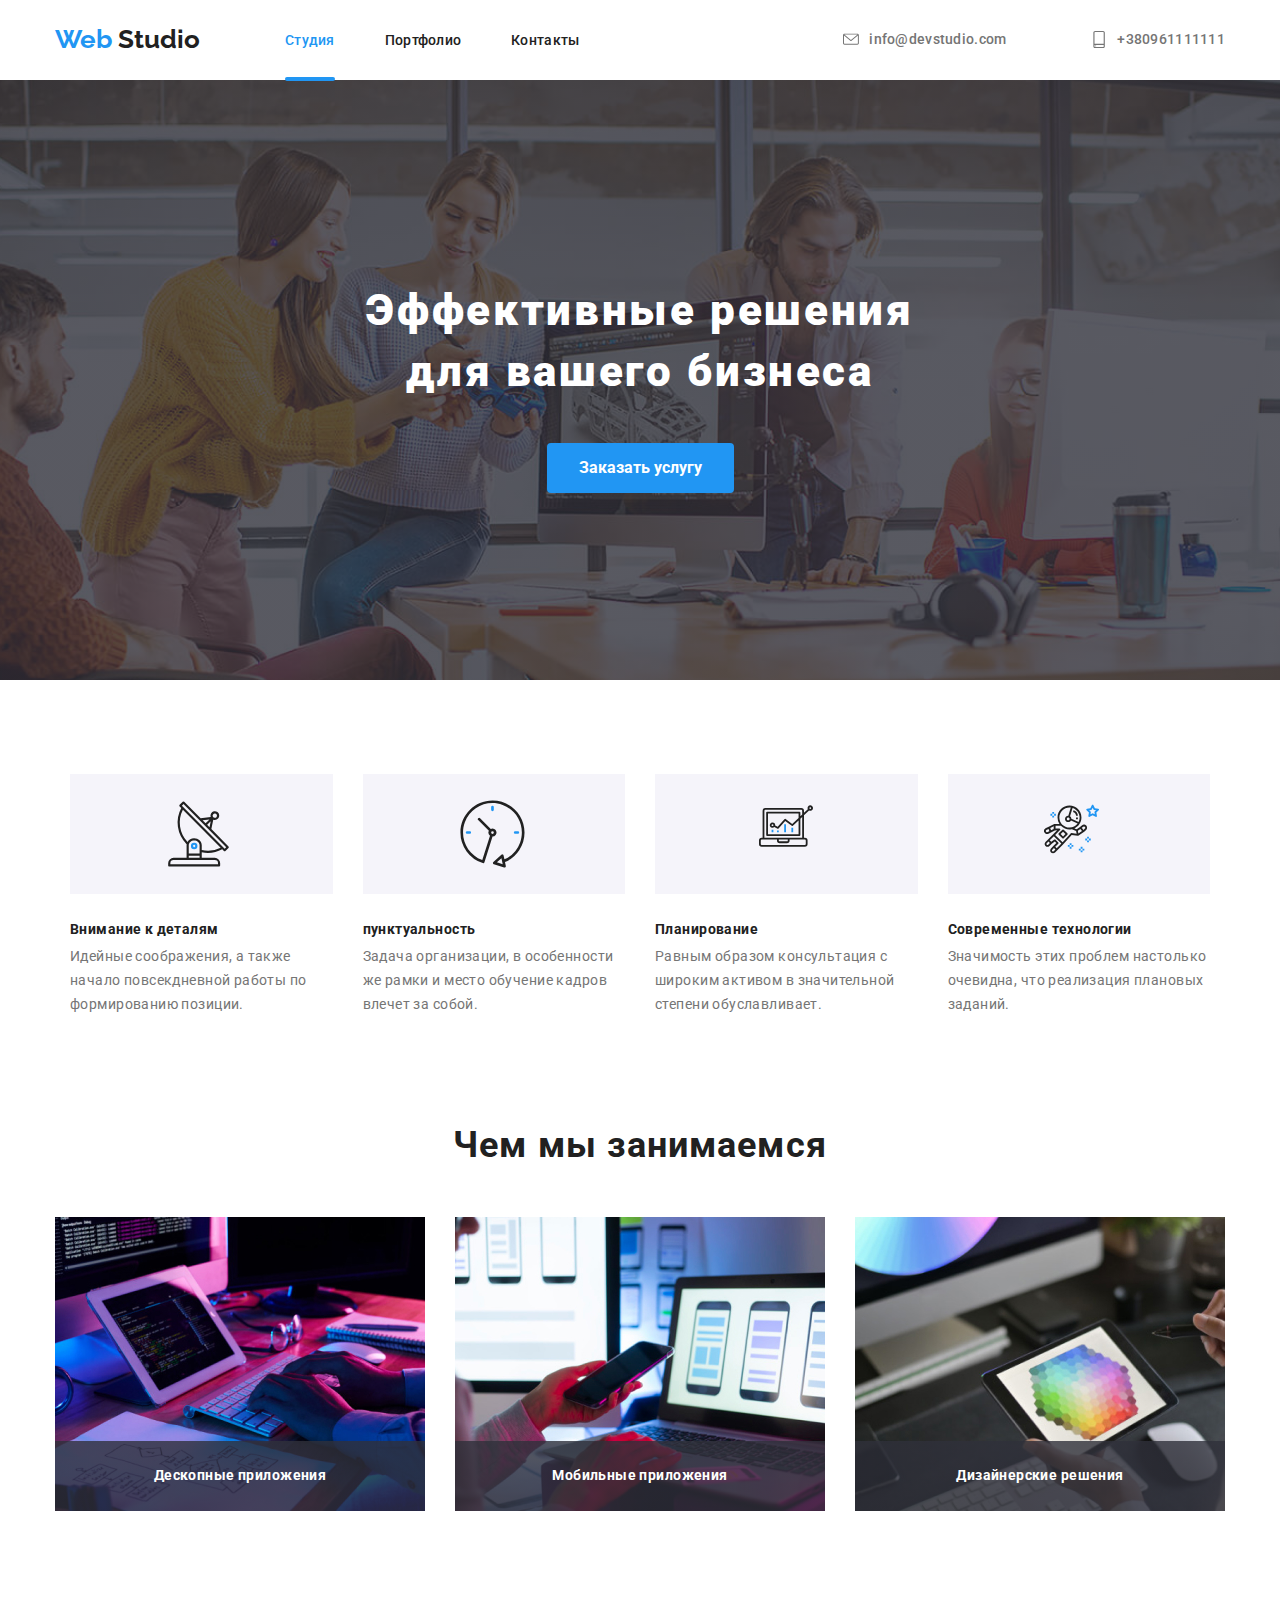
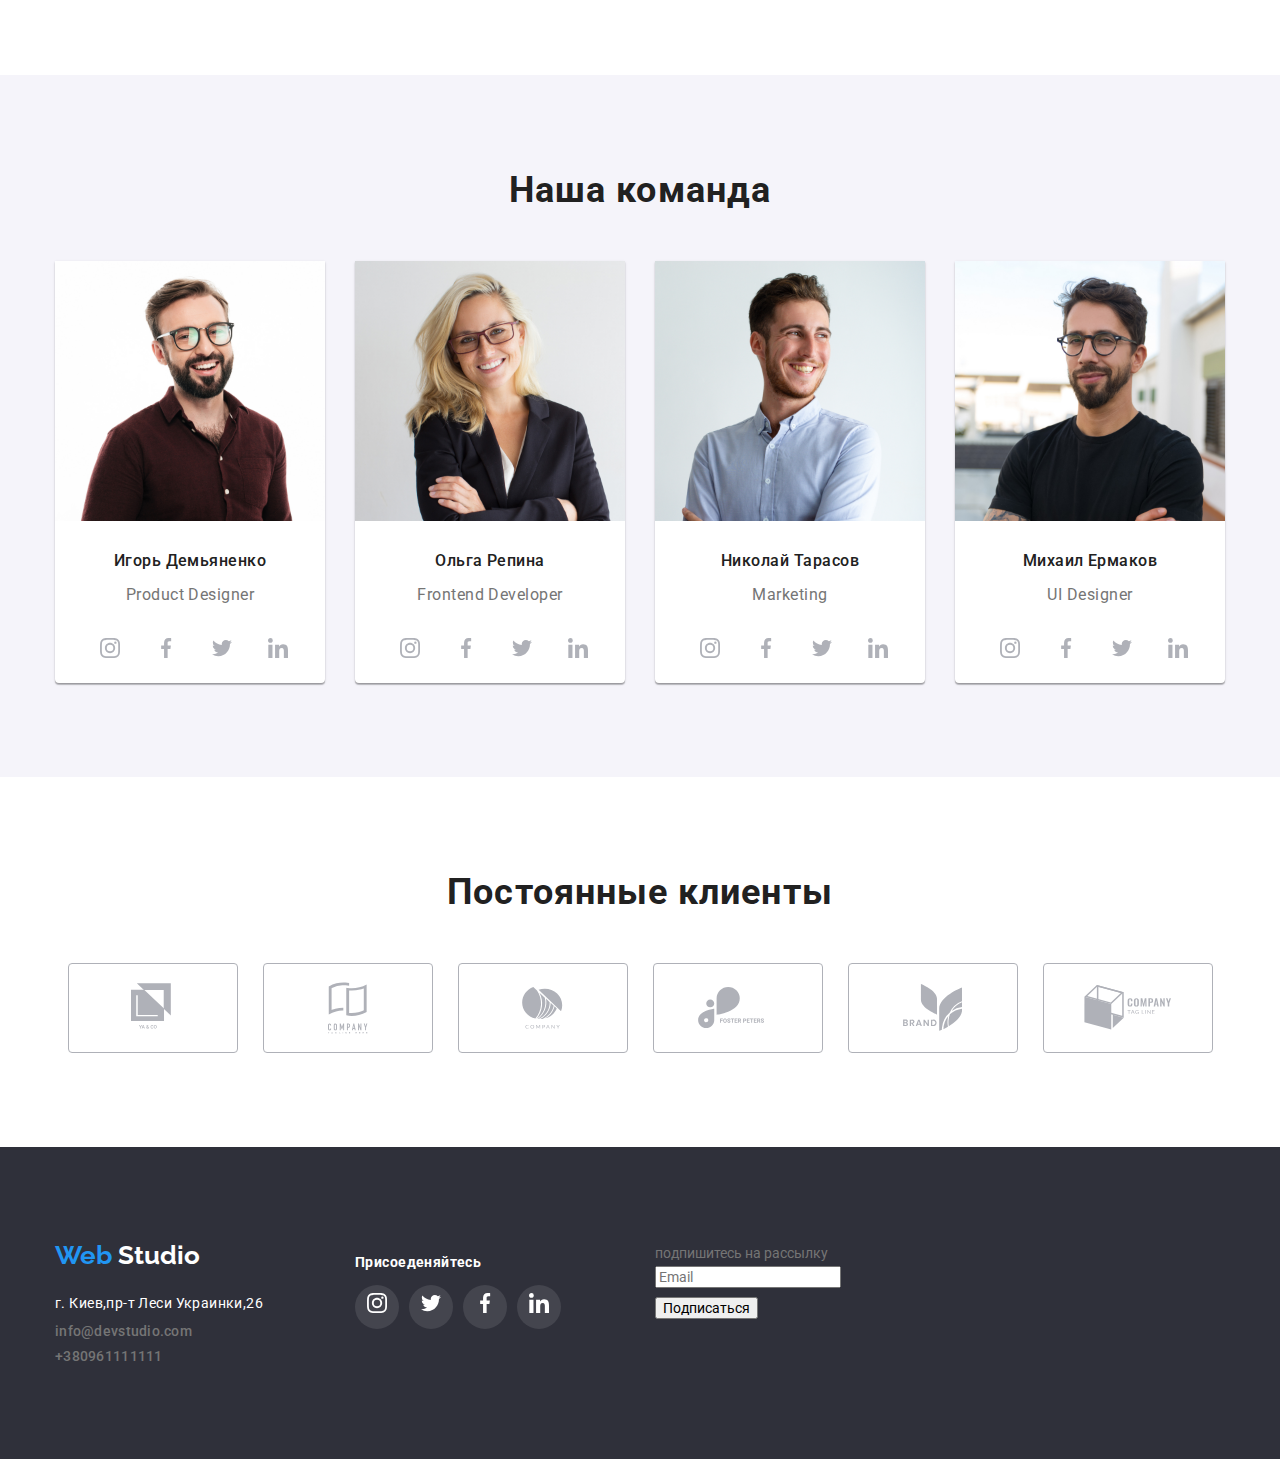
<file: index.html>
<!DOCTYPE html>
<html lang="ru">
  <head>
    <meta charset="UTF-8" />
    <meta name="viewport" content="width=device-width, initial-scale=1.0" />
    <link
      rel="stylesheet"
      href="https://cdnjs.cloudflare.com/ajax/libs/modern-normalize/0.7.0/modern-normalize.min.css"
    />
    <link rel="stylesheet" href="css/styles.css" />
    <title>Document</title>
    <link
      href="https://fonts.googleapis.com/css2?family=Raleway:wght@700&family=Roboto:wght@400;500;700;900&display=swap"
      rel="stylesheet"
    />
  </head>

  <body>
    <!--Шапка сайта-->
    <header>
      <div class="conteiner-center web-container">
        <div>
          <nav class="header-nav">
            <a class="web-tittle" href="./index.html">
              <span class="web">Web</span> Studio</a
            >
            <ul class="nav-container list">
              <li class="nav-element">
                <a href="./index.html" class="link current current-link"
                  >Студия</a
                >
              </li>

              <li class="nav-element">
                <a href="./portfolio.html" class="link">Портфолио</a>
              </li>
              <li class="nav-element">
                <a href="" class="link">Контакты</a>
              </li>
            </ul>
          </nav>
        </div>
        <ul class="contacts-conteiner">
          <li class="mail-container">
            <a href="mailto:info@devstudio.com" class="contact">
              <svg class="e-mail">
                <use href="./img/sprite.svg#icon-e-mail"></use>
              </svg>
              info@devstudio.com</a
            >
          </li>
          <li>
            <a href="tel:+380961111111" class="contact nav-element">
              <svg class="e-mail">
                <use href="./img/sprite.svg#icon-kontakt"></use>
              </svg>
              +380961111111</a
            >
          </li>
        </ul>
      </div>
    </header>
    <main>
      <!--эфективные решения-->
      <section class="background-hero">
        <div class="section-efect conteiner-center">
          <h1 class="hero-titlle">
            Эффективные решения <br />
            для вашего бизнеса
          </h1>
          <div class="caption">
            <button data-modal-open class="hero-button" href="">
              Заказать услугу
            </button>
            <div data-modal class="backdrop is-hidden">
              <div class="modal">
                <button data-modal-close type="submit" class="clouse-button">
                  <svg class="clouse" width="30" height="30">
                    <use href="./img/sprite.svg#clouse"></use>
                  </svg>
                </button>
                <span class="modal-heading"
                  >Оставьте свои данные, мы вам перезвоним</span
                >
                <label class="name-text">
                  <span class="text-form">Имя</span>
                  <input type="text" class="name" placeholder=" " />
                  <svg class="modal-svg">
                    <use
                      href="./img/sprite.svg#person"
                      width="18"
                      height="18"
                    ></use>
                  </svg>
                </label>

                <label class="tel-text">
                  <span class="text-form">Телефон</span>
                  <input type="text" class="tel" placeholder=" " />
                  <svg class="modal-svg">
                    <use
                      href="./img/sprite.svg#phone"
                      width="18"
                      height="18"
                    ></use>
                  </svg>
                </label>

                <label class="mail-text">
                  <span class="text-form">Почта</span>
                  <input type="email" class="email" placeholder=" " />
                  <svg class="modal-svg">
                    <use
                      href="./img/sprite.svg#email-black"
                      width="18"
                      height="18"
                    ></use>
                  </svg>
                </label>

                <label class="comment">
                  <span class="comment-text">Комментарий</span>
                  <textarea
                    name="comment"
                    rows="5"
                    cols="45"
                    placeholder="Оставьте комментарий"
                    class="comment-block"
                  ></textarea>
                </label>

                <label class="consent-block">
                  <input
                    name="consent"
                    type="checkbox"
                    value="reading"
                    class="checkbox"
                  />
                  <span class="check-icon"></span>
                  Соглашаюсь с рассылой и принимаю
                  <a href=" " class="consent">Условия договора</a>
                </label>

                <button class="button-submit" href="">Отправить</button>
              </div>
            </div>
          </div>
        </div>
      </section>
      <!--причины-->
      <section class="conteiner-center">
        <h2 class="invisibility">причины</h2>

        <ul class="reasons-iteam">
          <li class="reasons-element">
            <div class="reasons-background">
              <div class="reasons-svg">
                <svg class="sputnik" width="65" height="70">
                  <use href="./img/sprite.svg#icon-antenna"></use>
                </svg>
              </div>
            </div>
            <h3 class="element">Внимание к деталям</h3>
            <p class="text">
              Идейные соображения, а также начало повсекдневной работы по
              формированию позиции.
            </p>
          </li>
          <li class="reasons-element">
            <div class="reasons-background">
              <div class="reasons-svg">
                <svg class="clock" width="67" height="70">
                  <use href="./img/sprite.svg#icon-clock"></use>
                </svg>
              </div>
            </div>
            <h3 class="element">пунктуальность</h3>
            <p class="text">
              Задача организации, в особенности же рамки и место обучение кадров
              влечет за собой.
            </p>
          </li>
          <li class="reasons-element">
            <div class="reasons-background">
              <div class="reasons-svg">
                <svg class="diagram" width="70" height="54">
                  <use href="./img/sprite.svg#icon-diagram"></use>
                </svg>
              </div>
            </div>
            <h3 class="element">Планирование</h3>
            <p class="text">
              Равным образом консультация с широким активом в значительной
              степени обуславливает.
            </p>
          </li>
          <li class="reasons-element">
            <div class="reasons-background">
              <div class="reasons-svg">
                <svg class="astronaut" width="55" height="60">
                  <use href="./img/sprite.svg#icon-astronaut"></use>
                </svg>
              </div>
            </div>
            <h3 class="element">Современные технологии</h3>
            <p class="text">
              Значимость этих проблем настолько очевидна, что реализация
              плановых заданий.
            </p>
          </li>
        </ul>
      </section>
      <!--чем мы занимаемся-->
      <section class="section conteiner-center">
        <h2 class="section-titlle">Чем мы занимаемся</h2>

        <ul class="employtment">
          <div class="employtment-conteiner">
            <li>
              <img
                class="pictures-svg"
                src="./img/deskop.jpg"
                alt="дескопные приложения"
                width="370"
              />
              <p class="title-employment">Дескопные приложения</p>
            </li>
          </div>

          <div class="employtment-conteiner">
            <li>
              <img
                class="pictures-svg"
                src="./img/mobil.jpg"
                alt="мобильные приложения"
                width="370"
              />
              <p class="title-employment">Мобильные приложения</p>
            </li>
          </div>
          <div class="employtment-conteiner">
            <li>
              <img
                class="pictures-svg"
                src="./img/disayn.jpg"
                alt="дизайнерские решения"
                width="370"
              />
              <p class="title-employment">Дизайнерские решения</p>
            </li>
          </div>
        </ul>
      </section>
      <!--наща команда-->
      <section class="background">
        <div class="section conteiner-center">
          <h2 class="section-titlle">Наша команда</h2>
          <div class="our-team">
            <ul class="our-container">
              <li class="our-content">
                <div class="our-element">
                  <img src="./img/igor.jpg" alt="nikolai" width="270" />
                  <h3 class="contents">Игорь Демьяненко</h3>
                  <p class="text-contents">Product Designer</p>
                </div>
                <ul class="social">
                  <li class="social-element">
                    <a href="" class="social-links">
                      <svg class="social-icon" width="20" height="20">
                        <use href="./img/sprite.svg#icon-instagram"></use>
                      </svg>
                    </a>
                  </li>
                  <li class="social-element">
                    <a href="" class="social-links">
                      <svg class="social-icon" width="20" height="20">
                        <use href="./img/sprite.svg#icon-facebook"></use>
                      </svg>
                    </a>
                  </li>
                  <li class="social-element">
                    <a href="" class="social-links">
                      <svg class="social-icon" width="20" height="20">
                        <use href="./img/sprite.svg#icon-twitter"></use>
                      </svg>
                    </a>
                  </li>
                  <li class="social-element">
                    <a href="" class="social-links">
                      <svg class="social-icon" width="20" height="20">
                        <use href="./img/sprite.svg#icon-linkedin"></use>
                      </svg>
                    </a>
                  </li>
                </ul>
              </li>
              <li class="our-content">
                <div class="our-element">
                  <img src="./img/olga.jpg" alt="olga" width="270" />
                  <h3 class="contents">Ольга Репина</h3>
                  <p class="text-contents">Frontend Developer</p>
                </div>
                <ul class="social">
                  <li class="social-element">
                    <a href="" class="social-links">
                      <svg class="social-icon" width="20" height="20">
                        <use href="./img/sprite.svg#icon-instagram"></use>
                      </svg>
                    </a>
                  </li>
                  <li class="social-element">
                    <a href="" class="social-links">
                      <svg class="social-icon" width="20" height="20">
                        <use href="./img/sprite.svg#icon-facebook"></use>
                      </svg>
                    </a>
                  </li>
                  <li class="social-element">
                    <a href="" class="social-links">
                      <svg class="social-icon" width="20" height="20">
                        <use href="./img/sprite.svg#icon-twitter"></use>
                      </svg>
                    </a>
                  </li>
                  <li class="social-element">
                    <a href="" class="social-links">
                      <svg class="social-icon" width="20" height="20">
                        <use href="./img/sprite.svg#icon-linkedin"></use>
                      </svg>
                    </a>
                  </li>
                </ul>
              </li>
              <li class="our-content">
                <div class="our-element">
                  <img src="./img/nikolai.jpg" alt="andrei" width="270" />
                  <h3 class="contents">Николай Тарасов</h3>
                  <p class="text-contents">Marketing</p>
                </div>
                <ul class="social">
                  <li class="social-element">
                    <a href="" class="social-links">
                      <svg class="social-icon" width="20" height="20">
                        <use href="./img/sprite.svg#icon-instagram"></use>
                      </svg>
                    </a>
                  </li>
                  <li class="social-element">
                    <a href="" class="social-links">
                      <svg class="social-icon" width="20" height="20">
                        <use href="./img/sprite.svg#icon-facebook"></use>
                      </svg>
                    </a>
                  </li>
                  <li class="social-element">
                    <a href="" class="social-links">
                      <svg class="social-icon" width="20" height="20">
                        <use href="./img/sprite.svg#icon-twitter"></use>
                      </svg>
                    </a>
                  </li>
                  <li class="social-element">
                    <a href="" class="social-links">
                      <svg class="social-icon" width="20" height="20">
                        <use href="./img/sprite.svg#icon-linkedin"></use>
                      </svg>
                    </a>
                  </li>
                </ul>
              </li>
              <li class="our-content">
                <div class="our-element">
                  <img src="./img/mihail.jpg" alt="ivan" width="270" />
                  <h3 class="contents">Михаил Ермаков</h3>
                  <p class="text-contents">UI Designer</p>
                </div>
                <ul class="social">
                  <li class="social-element">
                    <a href="" class="social-links">
                      <svg class="social-icon" width="20" height="20">
                        <use href="./img/sprite.svg#icon-instagram"></use>
                      </svg>
                    </a>
                  </li>
                  <li class="social-element">
                    <a href="" class="social-links">
                      <svg class="social-icon" width="20" height="20">
                        <use href="./img/sprite.svg#icon-facebook"></use>
                      </svg>
                    </a>
                  </li>
                  <li class="social-element">
                    <a href="" class="social-links">
                      <svg class="social-icon" width="20" height="20">
                        <use href="./img/sprite.svg#icon-twitter"></use>
                      </svg>
                    </a>
                  </li>
                  <li class="social-element">
                    <a href="" class="social-links">
                      <svg class="social-icon" width="20" height="20">
                        <use href="./img/sprite.svg#icon-linkedin"></use>
                      </svg>
                    </a>
                  </li>
                </ul>
              </li>
            </ul>
          </div>
        </div>
      </section>
      <!--постоянные клиенты-->
      <section class="">
        <div class="conteiner-center section">
          <h2 class="section-titlle">Постоянные клиенты</h2>
          <div>
            <ul class="client-container">
              <li class="client-box">
                <a href="" class="client-card">
                  <svg class="client" width="44" height="49">
                    <use href="./img/sprite.svg#icon-logo-1"></use>
                  </svg>
                </a>
              </li>
              <li class="client-box">
                <a href="" class="client-card">
                  <svg class="client" width="40" height="52">
                    <use href="./img/sprite.svg#icon-logo-2"></use>
                  </svg>
                </a>
              </li>
              <li class="client-box">
                <a href="" class="client-card">
                  <svg class="client" width="41" height="42">
                    <use href="./img/sprite.svg#icon-logo-3"></use>
                  </svg>
                </a>
              </li>
              <li class="client-box">
                <a href="" class="client-card">
                  <svg class="client" width="79" height="42">
                    <use href="./img/sprite.svg#icon-logo-4"></use>
                  </svg>
                </a>
              </li>
              <li class="client-box">
                <a href="" class="client-card">
                  <svg class="client" width="59" height="47">
                    <use href="./img/sprite.svg#icon-logo-5"></use>
                  </svg>
                </a>
              </li>
              <li class="client-box">
                <a href="" class="client-card">
                  <svg class="client" width="88" height="45">
                    <use href="./img/sprite.svg#icon-logo-6"></use>
                  </svg>
                </a>
              </li>
            </ul>
          </div>
        </div>
      </section>
    </main>
    <!--подвал страницы-->
    <footer class="footer">
      <div class="conteiner-center footer-container">
        <div class="footer-content">
          <a class="web-tittle" href="./index.html">
            <span class="web">Web</span>
            <span class="web-studio">Studio</span></a
          >
          <div class="footer-adress">
            <address>
              <span class="adress">
                г. Киев,пр-т Леси Украинки,26
              </span>
            </address>
          </div>
          <ul class="footer-contacts">
            <li class="footer-element">
              <a href="mailto:info@devstudio.com" class="mail-footer"
                >info@devstudio.com</a
              >
            </li>
            <li class="footer-element">
              <a href="tel:+380961111111" class="contact-footer"
                >+380961111111</a
              >
            </li>
          </ul>
        </div>
        <div class="footer-join">
          <p class="join">Присоеденяйтесь</p>
          <ul class="social-footer">
            <li class="join-element">
              <a href="">
                <svg class="footer-icon" width="20" height="20">
                  <use href="./img/sprite.svg#icon-instagram"></use>
                </svg>
              </a>
            </li>
            <li class="join-element">
              <a href="">
                <svg class="footer-icon" width="20" height="20">
                  <use href="./img/sprite.svg#icon-twitter"></use>
                </svg>
              </a>
            </li>
            <li class="join-element">
              <a href="">
                <svg class="footer-icon" width="20" height="20">
                  <use href="./img/sprite.svg#icon-facebook"></use>
                </svg>
              </a>
            </li>
            <li class="join-element">
              <a href="">
                <svg class="footer-icon" width="20" height="20">
                  <use href="./img/sprite.svg#icon-linkedin"></use>
                </svg>
              </a>
            </li>
          </ul>
        </div>
        <div class="footer-sign">
          <span class="sign-text"> подпишитесь на рассылку</span>
          <div>
            <label>
              <input
                type="email"
                name="email"
                placeholder="Email"
                class="sign"
              />
            </label>
            <div class="email-container">
              <button class="footer-button" href="">Подписаться</button>
              <svg class="icon-send" width="24" height="24">
                <use href="./img/sprite.svg#icon-send"></use>
              </svg>
            </div>
          </div>
        </div>
      </div>
    </footer>
    <script src="./js/modal.js"></script>
  </body>
</html>
</file>
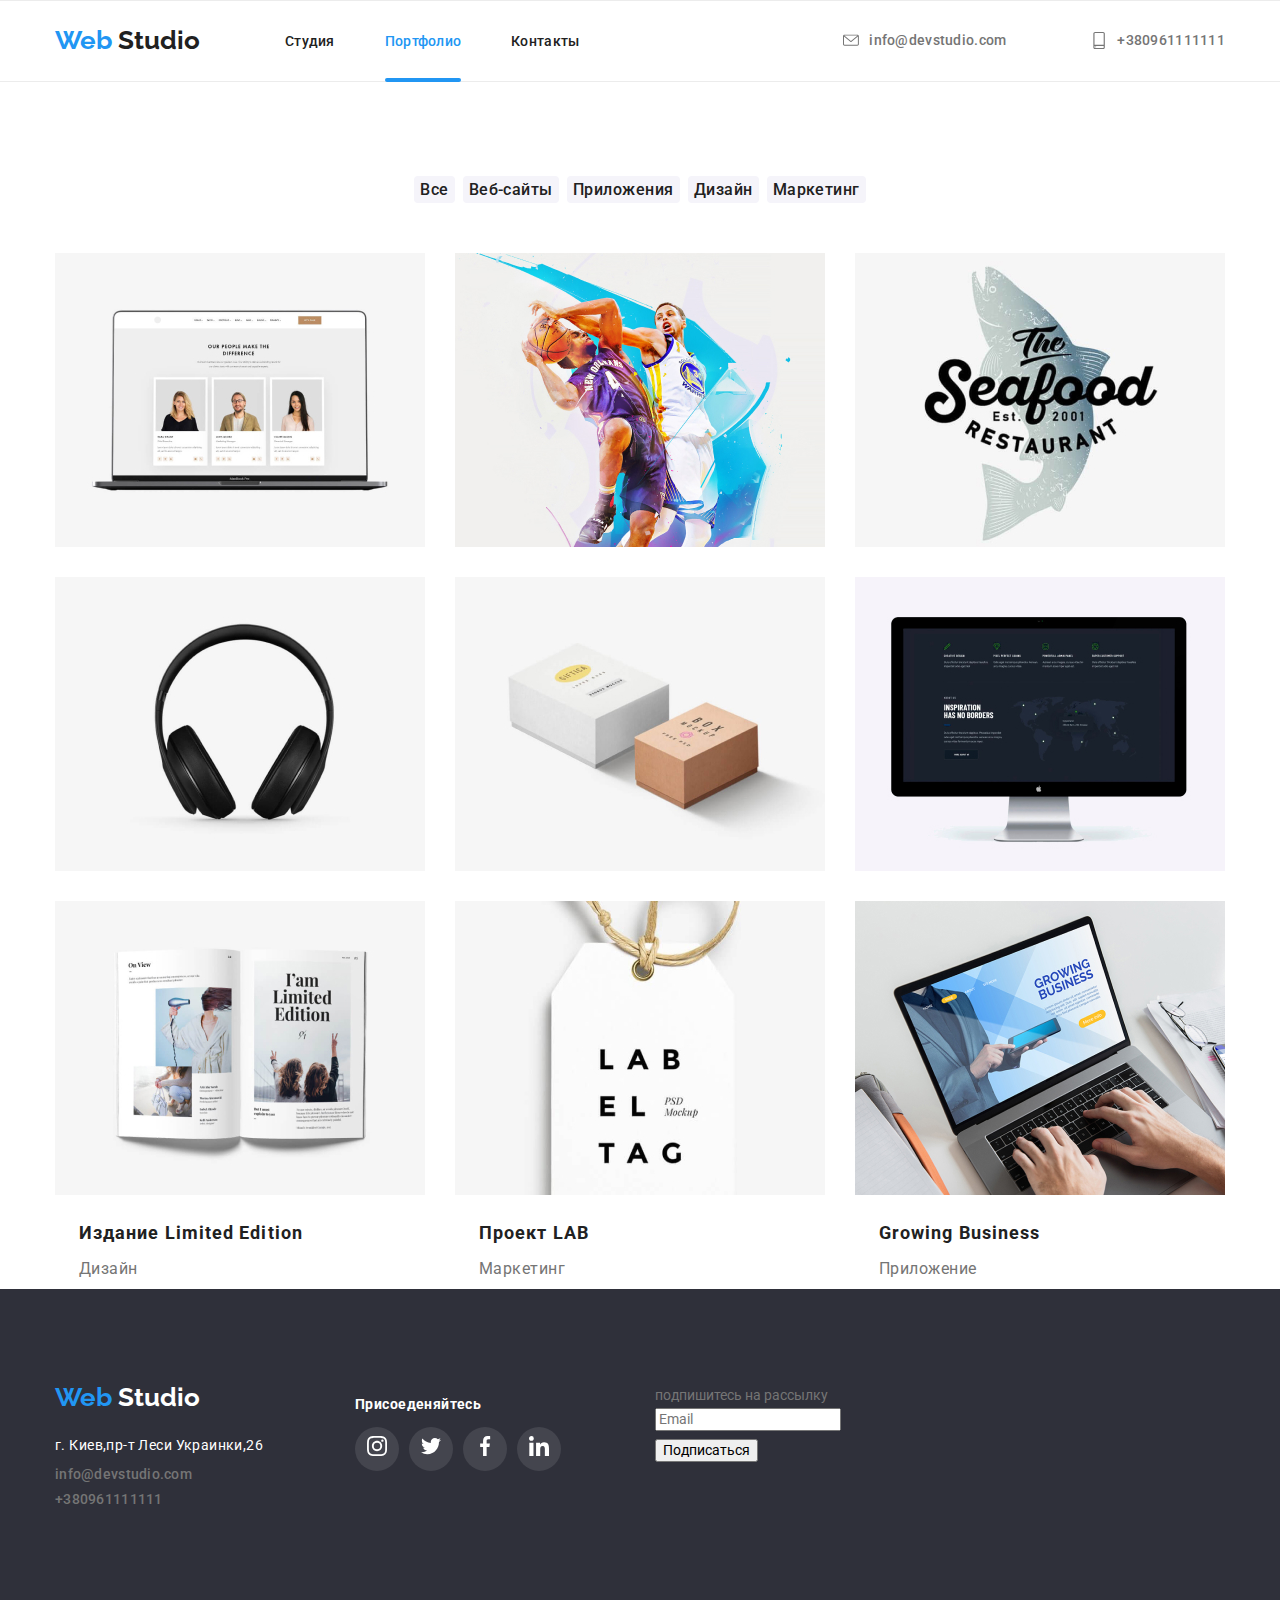
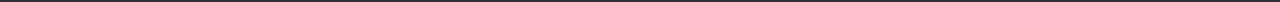
<file: portfolio.html>
<!DOCTYPE html>
<html lang="ru">
  <head>
    <meta charset="UTF-8" />
    <meta name="viewport" content="width=device-width, initial-scale=1.0" />
    <link
      rel="stylesheet"
      href="https://cdnjs.cloudflare.com/ajax/libs/modern-normalize/0.7.0/modern-normalize.min.css"
    />
    <link rel="stylesheet" href="css/styles.css" />
    <title>Document</title>
    <link
      href="https://fonts.googleapis.com/css2?family=Raleway:wght@700&family=Roboto:wght@400;500;700;900&display=swap"
      rel="stylesheet"
    />
  </head>
  <body>
    <!--Шапка сайта-->
    <header class="header">
      <div class="conteiner-center web-container">
        <div>
          <nav class="header-nav">
            <a class="web-tittle" href="./index.html">
              <span class="web">Web</span> Studio</a
            >
            <ul class="nav-container list">
              <li class="nav-element">
                <a href="./index.html" class="link">Студия</a>
              </li>
              <li class="nav-element">
                <a href="./portfolio.html" class="link current current-link"
                  >Портфолио</a
                >
              </li>
              <li class="nav-element">
                <a href="" class="link">Контакты</a>
              </li>
            </ul>
          </nav>
        </div>
        <ul class="contacts-conteiner">
          <li class="mail-container">
            <a href="mailto:info@devstudio.com" class="contact">
              <svg class="e-mail">
                <use href="./img/sprite.svg#icon-e-mail"></use>
              </svg>
              info@devstudio.com</a
            >
          </li>
          <li>
            <a href="tel:+380961111111" class="contact nav-element">
              <svg class="e-mail">
                <use href="./img/sprite.svg#icon-kontakt"></use>
              </svg>
              +380961111111</a
            >
          </li>
        </ul>
      </div>
    </header>
    <!--портфолио-->
    <main>
      <section class="">
        <div class="button-container conteiner-center">
          <h1 class="invisibility">портфолио</h1>
          <ul class="button-team">
            <li class="button">
              <button type="button" class="background-button">Все</button>
            </li>
            <li class="button">
              <button type="button" class="background-button">Веб-сайты</button>
            </li>
            <li class="button">
              <button type="button" class="background-button">
                Приложения
              </button>
            </li>
            <li class="button">
              <button type="button" class="background-button">Дизайн</button>
            </li>
            <li class="button">
              <button class="background-button" type="button">Маркетинг</button>
            </li>
          </ul>
        </div>
        <div class="conteiner-center portfolio-box">
          <ul class="portfolio-content">
            <a class="portfolio-conteiner portfolio-card" href="">
              <li class="">
                <div class="card-text">
                  <img
                    src="./img/portfolio/one.jpg"
                    alt=""
                    width="370"
                    height="294"
                  />
                  <p class="portfolio-text-prob">
                    Технокряк это современная площадка распространения
                    коронавируса. Компании используют эту платформу для
                    цифрового шпионажа и атак на защищённые сервера конкурентов.
                  </p>
                </div>

                <h2 class="portfolio-tittle">Технокряк</h2>
                <p class="portfolio-element">Веб-сайт</p>
              </li>
            </a>
            <a class="portfolio-conteiner portfolio-card" href="">
              <li class="">
                <div class="card-text">
                  <img
                    src="./img/portfolio/two.jpg"
                    alt=""
                    width="370"
                    height="294"
                  />
                  <p class="portfolio-text-prob">
                    Технокряк это современная площадка распространения
                    коронавируса. Компании используют эту платформу для
                    цифрового шпионажа и атак на защищённые сервера конкурентов.
                  </p>
                </div>

                <h2 class="portfolio-tittle">
                  Постер New Orlean vs Golden Star
                </h2>
                <p class="portfolio-element">Дизайн</p>
              </li>
            </a>
            <a class="portfolio-conteiner portfolio-card" href="">
              <li class="">
                <div class="card-text">
                  <img
                    src="./img/portfolio/three.jpg"
                    alt=""
                    width="370"
                    height="294"
                  />
                  <p class="portfolio-text-prob">
                    Технокряк это современная площадка распространения
                    коронавируса. Компании используют эту платформу для
                    цифрового шпионажа и атак на защищённые сервера конкурентов.
                  </p>
                </div>

                <h2 class="portfolio-tittle">Ресторан Seafood</h2>
                <p class="portfolio-element">Приложение</p>
              </li>
            </a>
            <a class="portfolio-conteiner portfolio-card" href="">
              <li class="">
                <div class="card-text">
                  <img
                    src="./img/portfolio/four.jpg"
                    alt=""
                    width="370"
                    height="294"
                  />
                  <p class="portfolio-text-prob">
                    Технокряк это современная площадка распространения
                    коронавируса. Компании используют эту платформу для
                    цифрового шпионажа и атак на защищённые сервера конкурентов.
                  </p>
                </div>
                <h2 class="portfolio-tittle">Проект Prime</h2>
                <p class="portfolio-element">Маркетинг</p>
              </li>
            </a>
            <a class="portfolio-conteiner portfolio-card" href="">
              <li class="">
                <div class="card-text">
                  <img
                    src="./img/portfolio/five.jpg"
                    alt=""
                    width="370"
                    height="294"
                  />
                  <p class="portfolio-text-prob">
                    Технокряк это современная площадка распространения
                    коронавируса. Компании используют эту платформу для
                    цифрового шпионажа и атак на защищённые сервера конкурентов.
                  </p>
                </div>

                <h2 class="portfolio-tittle">Проект Boxes</h2>
                <p class="portfolio-element">Приложение</p>
              </li>
            </a>
            <a class="portfolio-conteiner portfolio-card" href="">
              <li class="">
                <div class="card-text">
                  <img
                    src="./img/portfolio/six.jpg"
                    alt=""
                    width="370"
                    height="294"
                  />
                  <p class="portfolio-text-prob">
                    Технокряк это современная площадка распространения
                    коронавируса. Компании используют эту платформу для
                    цифрового шпионажа и атак на защищённые сервера конкурентов.
                  </p>
                </div>

                <h2 class="portfolio-tittle">Inspiration has no Borders</h2>
                <p class="portfolio-element">Веб-сайт</p>
              </li>
            </a>
            <a class="portfolio-conteiner portfolio-card" href="">
              <li class="">
                <div class="card-text">
                  <img
                    src="./img/portfolio/seven.jpg"
                    alt=""
                    width="370"
                    height="294"
                  />
                  <p class="portfolio-text-prob">
                    Технокряк это современная площадка распространения
                    коронавируса. Компании используют эту платформу для
                    цифрового шпионажа и атак на защищённые сервера конкурентов.
                  </p>
                </div>

                <h2 class="portfolio-tittle">Издание Limited Edition</h2>
                <p class="portfolio-element">Дизайн</p>
              </li>
            </a>
            <a class="portfolio-conteiner portfolio-card" href="">
              <li class="">
                <div class="card-text">
                  <img
                    src="./img/portfolio/eight.jpg"
                    alt=""
                    width="370"
                    height="294"
                  />
                  <p class="portfolio-text-prob">
                    Технокряк это современная площадка распространения
                    коронавируса. Компании используют эту платформу для
                    цифрового шпионажа и атак на защищённые сервера конкурентов.
                  </p>
                </div>

                <h2 class="portfolio-tittle">Проект LAB</h2>
                <p class="portfolio-element">Маркетинг</p>
              </li>
            </a>
            <a class="portfolio-conteiner portfolio-card" href="">
              <li class="">
                <div class="card-text">
                  <img
                    src="./img/portfolio/nine.jpg"
                    alt=""
                    width="370"
                    height="294"
                  />
                  <p class="portfolio-text-prob">
                    Технокряк это современная площадка распространения
                    коронавируса. Компании используют эту платформу для
                    цифрового шпионажа и атак на защищённые сервера конкурентов.
                  </p>
                </div>

                <h2 class="portfolio-tittle">Growing Business</h2>
                <p class="portfolio-element">Приложение</p>
              </li>
            </a>
          </ul>
        </div>
      </section>
    </main>
    <!--подвал страницы-->
    <footer class="footer">
      <div class="conteiner-center footer-container">
        <div class="footer-content">
          <a class="web-tittle" href="./index.html">
            <span class="web">Web</span>
            <span class="web-studio">Studio</span></a
          >
          <div class="footer-adress">
            <address>
              <span class="adress">
                г. Киев,пр-т Леси Украинки,26
              </span>
            </address>
          </div>
          <ul class="footer-contacts">
            <li class="footer-element">
              <a href="mailto:info@devstudio.com" class="mail-footer"
                >info@devstudio.com</a
              >
            </li>
            <li class="footer-element">
              <a href="tel:+380961111111" class="contact-footer"
                >+380961111111</a
              >
            </li>
          </ul>
        </div>
        <div class="footer-join">
          <p class="join">Присоеденяйтесь</p>
          <ul class="social-footer">
            <li class="join-element">
              <a href="">
                <svg class="footer-icon" width="20" height="20">
                  <use href="./img/sprite.svg#icon-instagram"></use>
                </svg>
              </a>
            </li>
            <li class="join-element">
              <a href="">
                <svg class="footer-icon" width="20" height="20">
                  <use href="./img/sprite.svg#icon-twitter"></use>
                </svg>
              </a>
            </li>
            <li class="join-element">
              <a href="">
                <svg class="footer-icon" width="20" height="20">
                  <use href="./img/sprite.svg#icon-facebook"></use>
                </svg>
              </a>
            </li>
            <li class="join-element">
              <a href="">
                <svg class="footer-icon" width="20" height="20">
                  <use href="./img/sprite.svg#icon-linkedin"></use>
                </svg>
              </a>
            </li>
          </ul>
        </div>
        <div class="footer-sign">
          <span class="sign-text"> подпишитесь на рассылку</span>
          <div>
            <label>
              <input
                type="email"
                name="email"
                placeholder="Email"
                class="sign"
              />
            </label>
            <div class="email-container">
              <button class="footer-button" href="">Подписаться</button>
              <svg class="icon-send" width="24" height="24">
                <use href="./img/sprite.svg#icon-send"></use>
              </svg>
            </div>
          </div>
        </div>
      </div>
    </footer>
  </body>
</html>
</file>
<file: css/styles.css>
/* цвет фона #FFFFFF; */
/* основной цвет текста #757575;*/
/* цвет заголовков #212121; */
/* цвет при наведении #2196F3; */
/* цвет текста на банере #FFFFFF; */
/* цвет иконок #AFB1B8; */
/* цвет кнопок в портфолио #F5F4FA;*/
:root {
  --primary-text-color: #757575;
  --title-color: #212121;
  --hover-color: #2196f3;
  --background-button: #f5f4fa;
  --background-color: #ffffff;
  --background-hero: rgba(47, 48, 58, 0.8);
  --icon: #afb1b8;
}

html {
  box-sizing: border-box;
}

*,
*::before,
*::after {
  box-sizing: inherit;
}

body {
  background-color: var(--background-color);
  color: var(--primary-text-color);
  font-family: Roboto;
  font-size: 14px;
  line-height: 24px;
}

ul {
  list-style: none;
  margin-top: 0;
  margin-bottom: 0;
}
/* шапка сайта */
.background {
  background-color: var(--background-button);
}
.conteiner-center {
  width: 1200px;
  padding-left: 15px;
  padding-right: 15px;
  margin-right: auto;
  margin-left: auto;
  margin-top: 0;
  margin-bottom: 0;
}

.web-container {
  display: flex;

  align-items: center;
  justify-content: space-between;
  list-style: none;
  padding-top: 25px;
  padding-bottom: 25px;
}
.nav-element:hover .link::after,
.nav-element:focus .link::after {
  content: "";
  display: block;
  position: absolute;
  transform: translateY(28px);
  height: 4px;
  width: 100%;

  background-color: var(--hover-color);
  border-radius: 2px;
}
.current-link::after {
  content: "";
  display: block;
  position: absolute;
  transform: translateY(28px);
  height: 4px;
  width: 100%;

  background-color: var(--hover-color);
  border-radius: 2px;
}
.header {
  max-width: 1600px;
  border: 1px solid #ececec;
  border-left: none;
  border-right: none;
  margin-right: auto;
  margin-left: auto;
}
.header-nav {
  display: flex;
  width: 570px;
  align-items: center;
}
.nav-container {
  display: flex;
  padding-left: 0;
  align-items: center;
}
.contacts-conteiner {
  display: flex;
  width: 370px;
  align-items: center;
  justify-content: flex-end;
  padding-left: 0;
}
.mail-container {
  display: flex;
}

.nav-element {
  margin-left: 50px;
  position: relative;
  height: 100%;
}
.nav-element:first-child {
  margin-left: 85px;
}
.caption {
  text-align: center;
}

.web-tittle {
  color: var(--title-color);
  text-decoration: none;
  font-family: Raleway;
  font-style: 400;
  font-weight: 700;
  font-size: 26px;
  line-height: 1.15;
}

.web {
  color: var(--hover-color);
}
.e-mail {
  width: 16px;
  height: 17.2px;
  margin-right: 10px;
}

.button {
  font-family: inherit;
}

.link:focus,
.link:hover {
  color: var(--hover-color);
}
.link {
  color: var(--title-color);
  text-decoration: none;
  display: inline-block;
  font-family: Roboto;
  font-style: 400;
  font-weight: 500;
  font-size: 14px;
  line-height: 1.14;
  letter-spacing: 0.02em;
  height: 100%;
}

.current {
  color: #2196f3;
}

.contacts-conteiner .contact {
  text-decoration: none;
  color: var(--primary-text-color);
  font-family: Roboto;
  font-style: 400;
  font-weight: 500;
  font-size: 14px;
  line-height: 1.14;
  letter-spacing: 0.02em;
}

.contacts-conteiner .contact:hover,
.contacts-conteiner .contact:focus {
  color: var(--hover-color);
}
.contact {
  display: flex;
  align-items: center;
  fill: var(--primary-text-color);
}
.contact:hover,
.contact:focus {
  fill: var(--hover-color);
}
.contacts-conteiner {
  display: flex;
  width: 370px;
  margin: 0;
  padding: 0;
}
/*hero*/
.hero-titlle {
  color: var(--background-color);
  font-style: 400;
  font-weight: 900;
  font-size: 44px;
  line-height: 1.4;
  letter-spacing: 0.06em;
  text-align: center;
  margin-top: 0;
  margin-bottom: 40px;
}

.hero-button {
  display: inline-block;
  text-decoration: none;
  border-radius: 4px;
  background-color: var(--hover-color);
  color: var(--background-color);
  font-style: 400;
  font-weight: 700;
  font-size: 16px;
  line-height: 1.9;
  padding-top: 10px;
  padding-bottom: 10px;
  padding-left: 32px;
  padding-right: 32px;
  border: none;
}

.backdrop.is-hidden {
  opacity: 0;
  pointer-events: none;
  visibility: hidden;
}

.backdrop {
  position: fixed;
  z-index: 1;
  opacity: 1;
  transition: opacity 250ms cubic-bezier(0.4, 0, 0.2, 1);
  top: 0;
  left: 0;
  width: 100%;
  height: 100%;
  background-color: rgba(0, 0, 0, 0.2);
}
.backdrop.is-hidden .modal {
  transform: translate(-50%, -50%) scale(1.1);
}
.modal {
  position: absolute;
  left: 50%;
  top: 50%;
  transform: translate(-50%, -50%) scale(1);
  transition: transform 250ms cubic-bezier(0.4, 0, 0.2, 1);
  height: 581px;
  width: 528px;
  padding: 15px;
  background-color: var(--background-color);
}
.clouse-button {
  width: 11px;
  height: 11px;
}
.background-hero {
  max-width: 1600px;
  height: 600px;
  margin-left: auto;
  margin-right: auto;
  background-image: linear-gradient(
      to right,
      rgba(47, 48, 58, 0.8),
      rgba(47, 48, 58, 0.8)
    ),
    url(../img/hero.jpg);
  background-repeat: no-repeat;
  background-size: cover;
  background-position: center;
}
.section-efect {
  padding-top: 200px;
  padding-bottom: 200px;
  padding-left: 15px;
  padding-right: 15px;
}

/* секции */
.section {
  padding-top: 94px;
  padding-bottom: 94px;
}
.invisibility {
  display: none;
  margin-top: 0;
  margin-bottom: 0;
}
.reasons-iteam {
  display: flex;
  padding-top: 94px;
  padding-left: 15px;
  padding-right: 15px;
}
.reasons-element {
  width: 270px;
  margin-right: 30px;
}
.reasons-element:last-child {
  margin-right: 0;
}
.reasons-background {
  display: flex;
  background-color: #f5f4fa;
  height: 120px;
  margin-bottom: 30px;
  justify-content: center;
  align-items: center;
}
.reasons-svg {
  width: 70px;
  height: 70px;
}

.section-titlle {
  color: var(--title-color);
  font-style: 400;
  font-weight: 700;
  font-size: 36px;
  line-height: 1.17;
  letter-spacing: 0.03em;
  text-align: center;

  margin-top: 0;
  margin-bottom: 50px;
}

.title {
  color: var(--background-color);
  background: rgba(47, 48, 58, 0.8);
  font-style: 400;
  font-weight: 700;
  font-size: 14px;
  line-height: 1.14;
  letter-spacing: 0.03em;
}
.pictures-svg {
  display: block;
}
.employtment {
  display: flex;
  width: 1170px;
  justify-content: space-between;
  padding-left: 0px;
}
.employtment-conteiner {
  width: 370px;
}
.title-employment {
  position: relative;
  top: -70px;
  width: 100%;
  height: 70px;
  margin: 0;
  padding-top: 27px;
  color: var(--background-color);
  background-image: linear-gradient(
    rgba(47, 48, 58, 0.8),
    rgba(47, 48, 58, 0.8)
  );
  font-family: Roboto;
  font-style: 400;
  font-weight: 700;
  font-size: 14px;
  line-height: 1.14;
  text-align: center;
  letter-spacing: 0.03em;
}
.text {
  font-style: 400;
  font-weight: 400;
  font-size: 14px;
  line-height: 1.7;
  letter-spacing: 0.03em;

  margin-top: 0;
}
.our-container {
  display: flex;
  padding-left: 0;
}
.our-content {
  width: 270px;
  height: 422px;
  margin-right: 30px;
  background-color: var(--background-color);
  box-shadow: 0px 1px 3px rgba(0, 0, 0, 0.12), 0px 1px 1px rgba(0, 0, 0, 0.14),
    0px 2px 1px rgba(0, 0, 0, 0.2);
  border-radius: 0px 0px 4px 4px;
}
.our-content:last-child {
  margin-right: 0;
}
.our-element {
  display: flex;
  flex-direction: column;
  align-items: center;
}
.social {
  display: flex;
  padding-left: 0;
  margin-top: 16px;
  justify-content: space-around;
  margin-left: 32px;
  margin-right: 24px;
}
.social-element {
  display: flex;
  justify-content: center;
  align-items: center;
  width: 44px;
  height: 44px;
  margin-left: 10px;
}
.social-element:first-child {
  margin-left: 0;
}

.social-links {
  display: flex;
  width: 44px;
  height: 44px;
  align-items: center;
  justify-content: center;
  fill: #afb1b8;
}

.social-links:hover,
.social-links:focus {
  border-radius: 50%;
  background-color: #2196f3;
  fill: #ffffff;
}

.contents {
  color: var(--title-color);
  font-style: 400;
  font-weight: 500;
  font-size: 16px;
  line-height: 1.19;
  letter-spacing: 0.03em;
  margin-top: 30px;
  margin-bottom: 0;
}
.text-contents {
  font-style: 400;
  font-weight: 400;
  font-size: 16px;
  line-height: 1.9;
  letter-spacing: 0.03em;
  margin-bottom: 0;
  margin-top: 10px;
}

.element {
  color: var(--title-color);
  font-style: 400;
  font-weight: 700;
  font-size: 14px;
  line-height: 0.8;
  letter-spacing: 0.03em;

  margin-top: 0;
  margin-bottom: 10px;
}
.client-container {
  display: flex;
  justify-content: space-around;
  padding-left: 0;
  padding-right: 0;
}

.client-card:hover,
.client-card:focus {
  fill: var(--hover-color);
  border: 1px solid var(--hover-color);
}

.client-card {
  display: flex;
  justify-content: center;
  align-items: center;
  width: 170px;
  height: 90px;
  border: 1px solid var(--icon);
  box-sizing: border-box;
  border-radius: 4px;
  fill: var(--icon);
}

/*footer*/
.footer {
  background-color: #2f303a;
}
.footer-container {
  display: flex;
  padding-top: 94px;
  padding-bottom: 94px;
}
.footer-content {
  display: flex;
  width: 270px;
  flex-direction: column;
  align-items: start;
}
.footer-contacts {
  text-decoration: none;
  color: var(--primary-text-color);
  font-family: Roboto;
  font-style: 400;
  font-weight: 500;
  font-size: 14px;
  line-height: 1.14;
  letter-spacing: 0.02em;
}
.mail-footer,
.contact-footer {
  text-decoration: none;
  color: var(--primary-text-color);
  font-family: Roboto;
  font-style: 400;
  font-weight: 500;
  font-size: 14px;
  line-height: 1.14;
  letter-spacing: 0.02em;
  margin-top: 0;
  margin-bottom: 0;
}

.footer-contacts {
  margin-top: 0;
  margin-bottom: 0;
  padding-left: 0;
}
.social-footer {
  display: flex;
  padding-left: 0;
}
.footer-join {
  width: 270px;
  margin-left: 30px;
}
.join {
  font-style: 400;
  font-weight: 700;
  font-size: 14px;
  line-height: 1.14;
  letter-spacing: 0.03em;
  color: var(--background-color);
  margin-left: 0;
}
.footer-tittle {
  font-style: 400;
  font-weight: 700;
  font-size: 14px;
  line-height: 1.14;
  letter-spacing: 0.03em;
  color: var(--background-color);
}
.adress {
  color: var(--background-color);
  font-family: Roboto;
  font-style: normal;
  font-weight: 400;
  font-size: 14px;
  line-height: 1.7;
  letter-spacing: 0.03em;
}
.footer-adress {
  margin-top: 20px;
}
.footer-sign {
  width: 570px;
  margin-left: 30px;
}
.footer-element {
  margin-top: 9px;
}
.join-element {
  display: flex;
  justify-content: center;
  align-items: center;
  background: rgba(255, 255, 255, 0.1);
  border-radius: 50px;
  margin-left: 10px;
  width: 44px;
  height: 44px;
}
.join-element:first-child {
  margin-left: 0;
}
.join-element:hover,
.join-element:focus {
  background-color: var(--hover-color);
}
.footer-icon {
  fill: var(--background-color);
}

.web-studio {
  color: var(--background-color);
}
/*портфолио*/
.background-button {
  background-color: var(--background-button);
  color: var(--title-color);
  font-style: 400;
  font-weight: 500;
  font-size: 16px;
  line-height: 1.6;
  letter-spacing: 0.03em;
  border-radius: 4px;
  border: inherit;
}

.background-button:hover,
.background-button:focus {
  background-color: var(--hover-color);
  color: var(--background-color);
}
.button-container {
  display: flex;
  padding-top: 94px;
  justify-content: center;
}
.button-team {
  display: flex;
  padding-left: 0;
}
.button {
  margin-left: 8px;
}
.button:first-child {
  margin-left: 0;
}
.portfolio-box {
  padding-bottom: 94px;
  padding-left: 15;
}
.portfolio-content {
  display: flex;
  flex-wrap: wrap;
  padding-left: 0;
}
.portfolio-card {
  position: relative;
  width: 370px;
  height: 404px;
  margin-right: 30px;
  margin-bottom: 30px;
}
.portfolio-card:hover,
.portfolio-card:focus {
  box-shadow: 0px 1px 1px rgba(0, 0, 0, 0.12), 0px 4px 4px rgba(0, 0, 0, 0.06),
    1px 4px 6px rgba(0, 0, 0, 0.16);
}
.portfolio-card:nth-child(-n + 3) {
  margin-top: 50px;
}
.portfolio-card:nth-last-child(-n + 3) {
  margin-bottom: 0;
}
.portfolio-card:nth-child(3n + 3) {
  margin-right: 0;
}
.portfolio-card:hover .card-text::before,
.portfolio-card:focus .card-text::before {
  transform: translateY(0);
}
.portfolio-tittle {
  color: var(--title-color);
  font-style: 400;
  font-weight: 700;
  font-size: 18px;
  line-height: 2;
  letter-spacing: 0.06em;
  margin-top: 20px;
  margin-bottom: 0;
  margin-left: 24px;
}
.portfolio-conteiner {
  text-decoration: none;

  width: 370px;
  height: 294px;
}
.portfolio-element {
  font-style: 400;
  font-weight: 400;
  font-size: 16px;
  line-height: 1.8;
  letter-spacing: 0.03em;
  color: var(--primary-text-color);
  margin-top: 4px;
  margin-bottom: 0;
  margin-left: 24px;
  padding-bottom: 20px;
}
.portfolio-text-prob {
  left: 0;
  top: 0;
  position: absolute;
  transform: translateY(100%);
  font-style: 400;
  font-weight: 400;
  font-size: 18px;
  line-height: 1.5;
  letter-spacing: 0.03em;
  color: var(--background-color);

  padding-left: 24px;
  padding-right: 24px;
  padding-bottom: 63px;
  padding-top: 63px;
  margin-top: 0;
  margin-bottom: 0;
}
.portfolio-card:hover .portfolio-text-prob,
.portfolio-card:focus .portfolio-text-prob {
  transform: translateY(0);
  transition: transform 250ms cubic-bezier(0.4, 0, 0.2, 1);
}

.card-text {
  position: relative;
  width: 370px;
  height: 294px;
  overflow: hidden;
}
.card-text::before {
  content: "";
  position: absolute;
  top: 0;
  left: 0;
  display: block;
  width: 100%;
  height: 100%;
  background-color: rgba(33, 150, 243, 0.9);
  transform: translateY(100%);
  transition: transform 250ms cubic-bezier(0.4, 0, 0.2, 1);
}
.card-text:hover::before,
.card-text:focus::before {
  content: "";
  position: absolute;
  transform: translateY(0);
  top: 0;
  left: 0;
  width: 100%;
  height: 100%;
  background-color: rgba(33, 150, 243, 0.9);
}
.portfolio-conteiner {
  position: relative;
}
</file>
